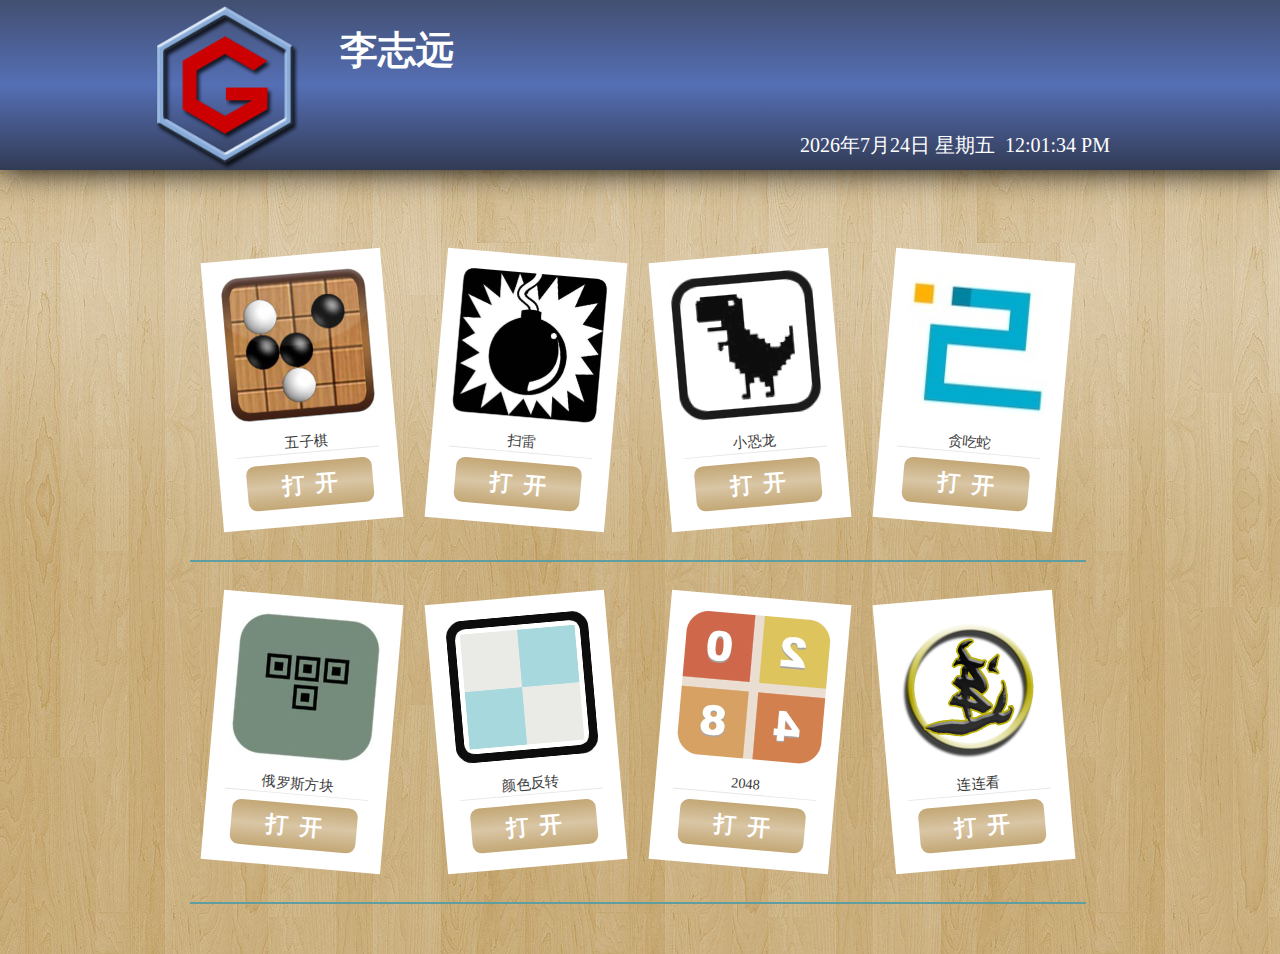
<file: index.html>
<!DOCTYPE html>
<html>
	<head>
		<meta charset="UTF-8">
		<title></title>
		<link rel="stylesheet" type="text/css" href="css/gameliststyle.css"/>
	</head>
	<body>
		<div class="header_bg">
		<div class="header">
			<img src="img/icon.png" class="icon" id="icon"/>
			<span id="uesrname">李志远</span>
			<span id="timer"></span>
		</div>
		</div>
		<div class="content">
			<ul class="lists" id="lists">
				<li>
					<div>
						<img src="img/wuziqi.jpg"/>
						<h1>五子棋</h1>
						<a href="games/人机大战-五子棋/index.html">打&nbsp;&nbsp;开</a>
					</div>
				</li>
				<li>
					<div>
						<img src="img/saolei.jpg"/>
						<h1>扫雷</h1>
						<a href="games/扫雷/index.html">打&nbsp;&nbsp;开</a>
					</div>
				</li>
				<li>
					<div>
						<img src="img/xiaokongl.jpg"/>
						<h1>小恐龙</h1>
						<a href="games/谷歌小恐龙/index.html">打&nbsp;&nbsp;开</a>
					</div>
				</li>
				<li>
					<div>
						<img src="img/tanchis.jpg"/>
						<h1>贪吃蛇</h1>
						<a href="games/贪吃蛇/index.html">打&nbsp;&nbsp;开</a>
					</div>
				</li>
				<li>
					<div>
						<img src="img/elsfk.jpg"/>
						<h1>俄罗斯方块</h1>
						<a href="games/俄罗斯方块/squ.html">打&nbsp;&nbsp;开</a>
					</div>
				</li>
				<li>
					<div>
						<img src="img/yansefz.jpg"/>
						<h1>颜色反转</h1>
						<a href="games/颜色反转/index.html">打&nbsp;&nbsp;开</a>
					</div>
				</li>
				<li>
					<div>
						<img src="img/2048.jpg"/>
						<h1>2048</h1>
						<a href="games/2048/index.html">打&nbsp;&nbsp;开</a>
					</div>
				</li>
				<li>
					<div>
						<img src="img/连连看.jpg"/>
						<h1>连连看</h1>
						<a href="games/连连看/连连看.html">打&nbsp;&nbsp;开</a>
					</div>
				</li>
			</ul>
		</div>
		<script src="js/gamelistaction.js" type="text/javascript" charset="utf-8"></script>
		<script src="js/getTimes.js" type="text/javascript" charset="utf-8"></script>
	</body>
</html>
</file>
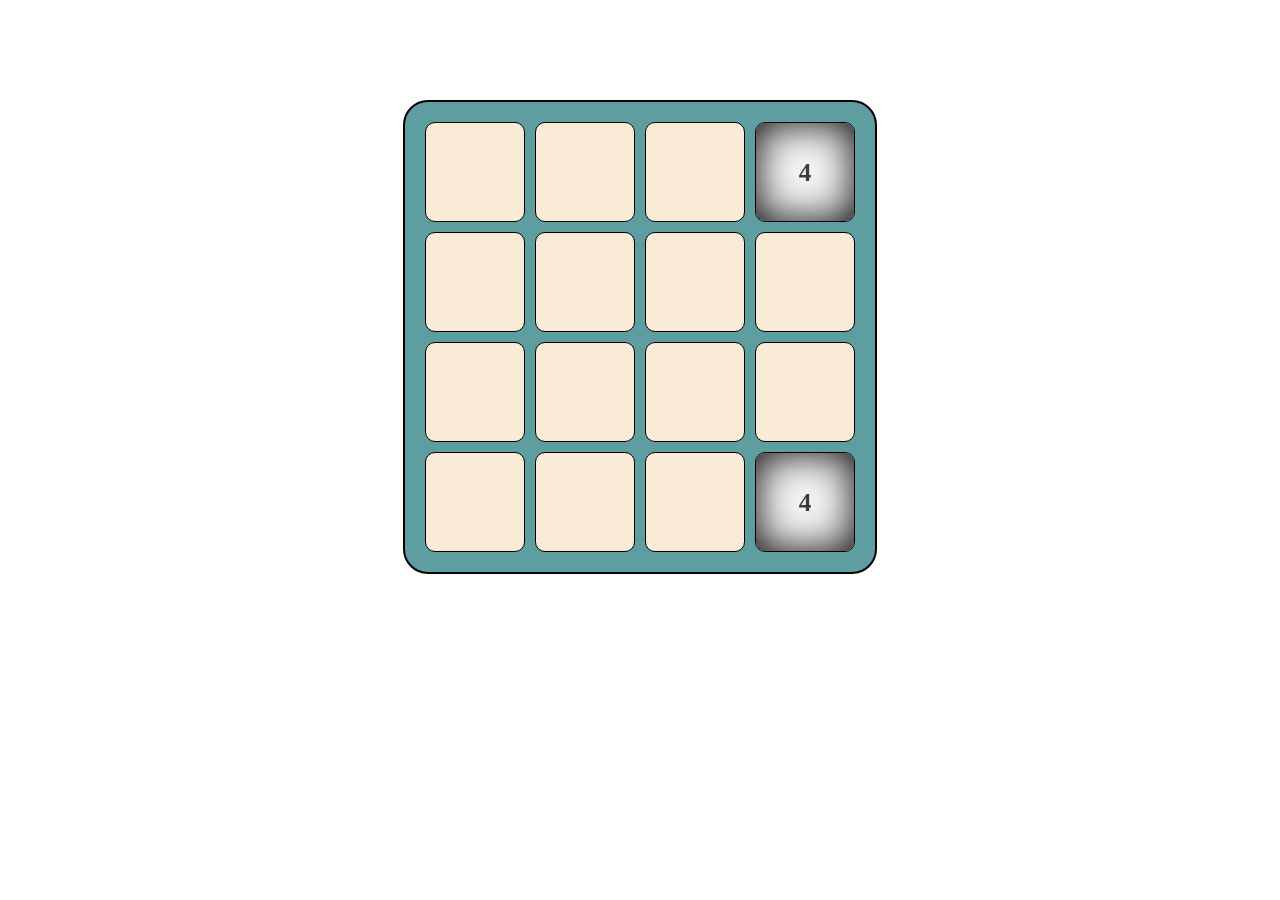
<file: games/2048/index.html>
<!DOCTYPE html>
<html>
	<head>
		<meta charset="utf-8" />
		<title>2048</title>
		<link rel="stylesheet" type="text/css" href="css/2048_style.css"/>
	</head>
	<body>
		<div id="box">
			<div></div>
			<div></div>
			<div></div>
			<div></div>
			<div></div>
			<div></div>
			<div></div>
			<div></div>
			<div></div>
			<div></div>
			<div></div>
			<div></div>
			<div></div>
			<div></div>
			<div></div>
			<div></div>
		</div>
		<script src="js/2048_action.js" type="text/javascript" charset="utf-8"></script>
	</body>
</html>
</file>
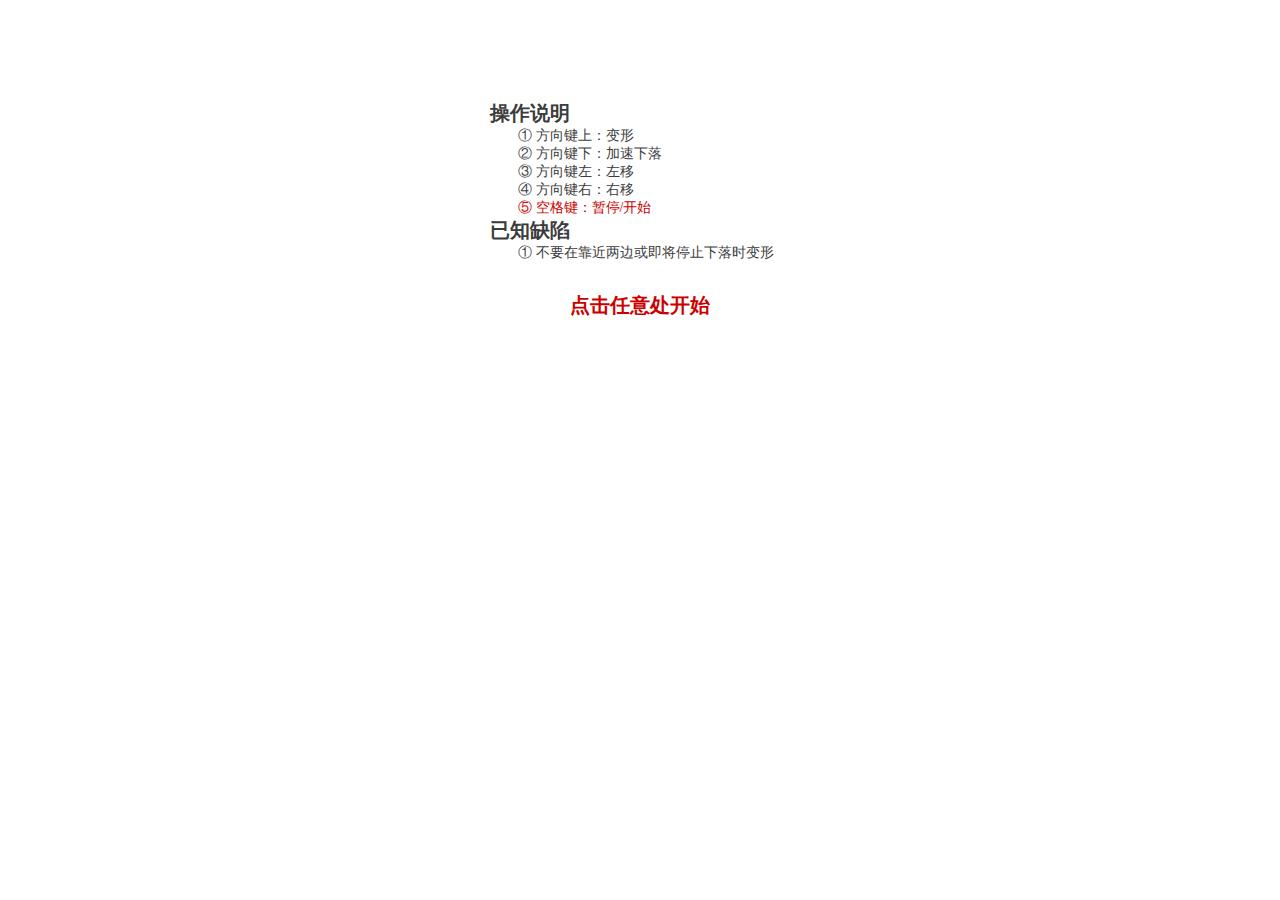
<file: games/俄罗斯方块/index.html>
<!DOCTYPE html>
<html>
	<head>
		<meta charset="UTF-8">
		<title></title>
		<style type="text/css">
			*{margin: 0;padding: 0;font-family: "微软雅黑";color: #3c3c3c;cursor: pointer;}
			dl{display: block;width: 400px;overflow: hidden;margin: 100px auto;}
			dt{font-size: 20px;font-weight: bold;margin-left: 50px;}
			dd{font-size: 14px;padding-left: 2em;margin-left: 50px;}
			h1{text-align: center;font-size: 20px;font-weight: bold;color: #cc0000;margin-top: 30px;}
			@keyframes big{
				from{transform: scale(1,1);}
				to{transform: scale(1.2,1.2);}
			}
			@-moz-keyframes big{
				from{transform: scale(1,1);}
				to{transform: scale(1.2,1.2);}
			}
			@-webkit-keyframes big{
				from{transform: scale(1,1);}
				to{transform: scale(1.2,1.2);}
			}
			.big{color: #CC0000;animation: big 1s infinite;-moz-animation: big 1s infinite;-webkit-animation: big 1s infinite;}
		</style>
		<script type="text/javascript">
			window.onclick=function () {
				document.location.href='squ.html'
			}
		</script>
	</head>
	<body>
		<dl>
			<dt>操作说明</dt>
			<dd>① 方向键上：变形</dd>
			<dd>② 方向键下：加速下落</dd>
			<dd>③ 方向键左：左移</dd>
			<dd>④ 方向键右：右移</dd>
			<dd class="big">⑤ 空格键：暂停/开始</dd>
			<dt>已知缺陷</dt>
			<dd>① 不要在靠近两边或即将停止下落时变形</dd>
			<h1>点击任意处开始</h1>
		</dl>
	</body>
</html>
</file>
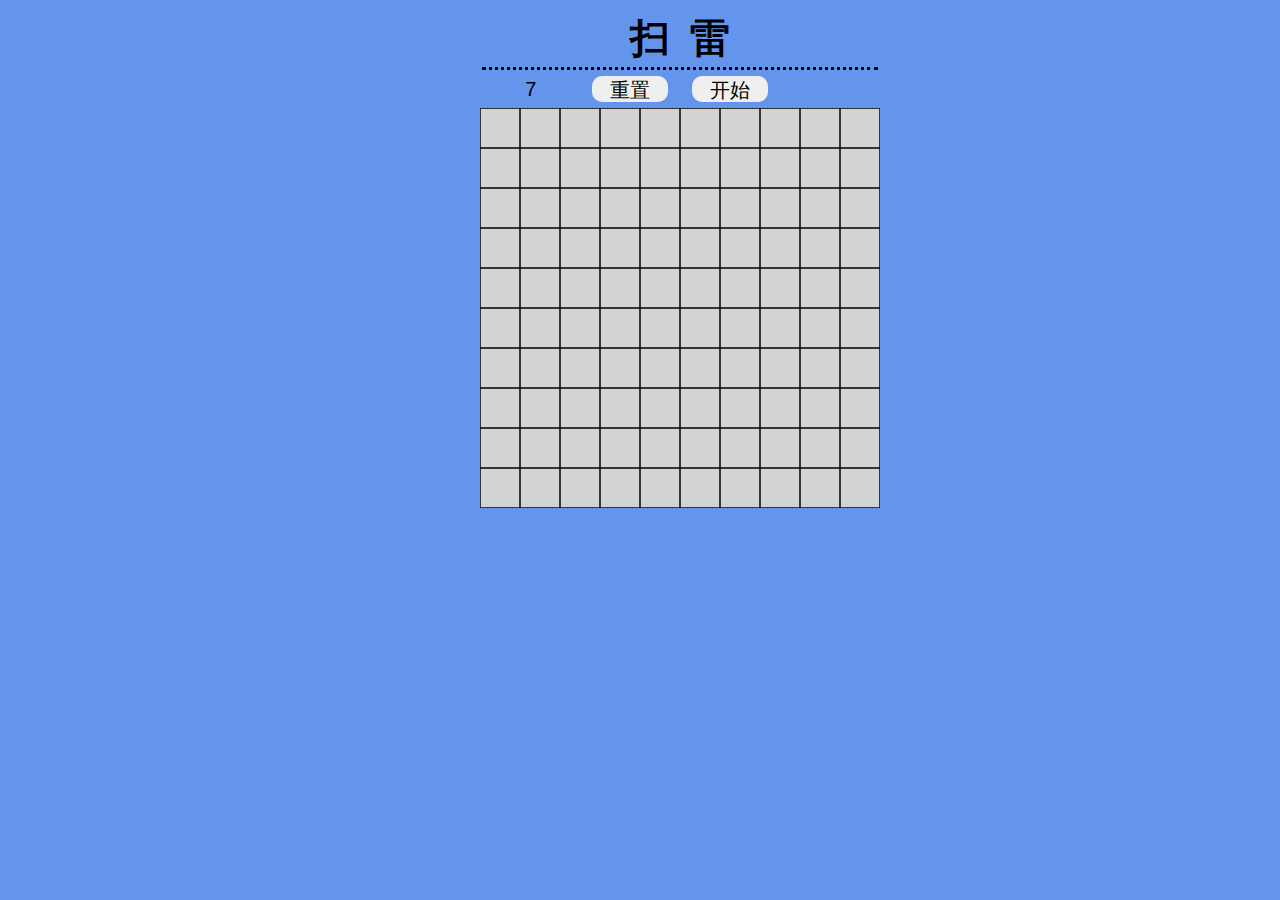
<file: games/扫雷/index.html>
<!DOCTYPE html>
<html>
	<head>
		<meta charset="utf-8" />
		<title></title>
		<style type="text/css">
			body{
				margin-left: 480px;
				background-color: cornflowerblue;
			}
			div{
				width: 400px;
				height: 100px;
			}	
			tr{
				height: 50%;
			}
			td{
				width: 25%;
				text-align: center;
			}
			input{
				width: 100%;
				height: 100%;
				border: hidden;
				text-align: center;
				font-size: 20px;
				box-sizing: border-box;
			}
			input[type="button"]{
				width: 80%;
				height: 80%;
				border-radius: 10px;
			}
			input[type="button"]:hover{
				width: 90%;
				height: 90%;
			}
			input[type="text"]{
				background-color: #6495ED;
			}
			canvas{
				background-color: lightgray;
			}		
		</style>
		<script src="js/扫雷.js" type="text/javascript" charset="utf-8"></script>
	</head>
	<body onload="drawMap()" oncontextmenu="return false">
		<div>
			<table border="0" width="400px" height="100px">
				<tr><th colspan="4" style="font-size: 40px;font-weight: bold;border-bottom: dotted;">
					扫&nbsp;&nbsp;雷</th>
				</tr>
				<tr>
					<td><input type="text" id="nums" value="" /></td>
					<td><input type="button" id="" value="重置" onclick="window.location.href='index.html'"/></td>
					<td><input type="button" id="ctrl" value="开始" onclick="startit()"/></td>
					<td><input type="text" id="times" value="" /></td>
				</tr>
			</table>
		</div>
		<canvas id="canvas" width="400px" height="400px" onmousedown="play(event)"></canvas>
	</body>
</html>
</file>
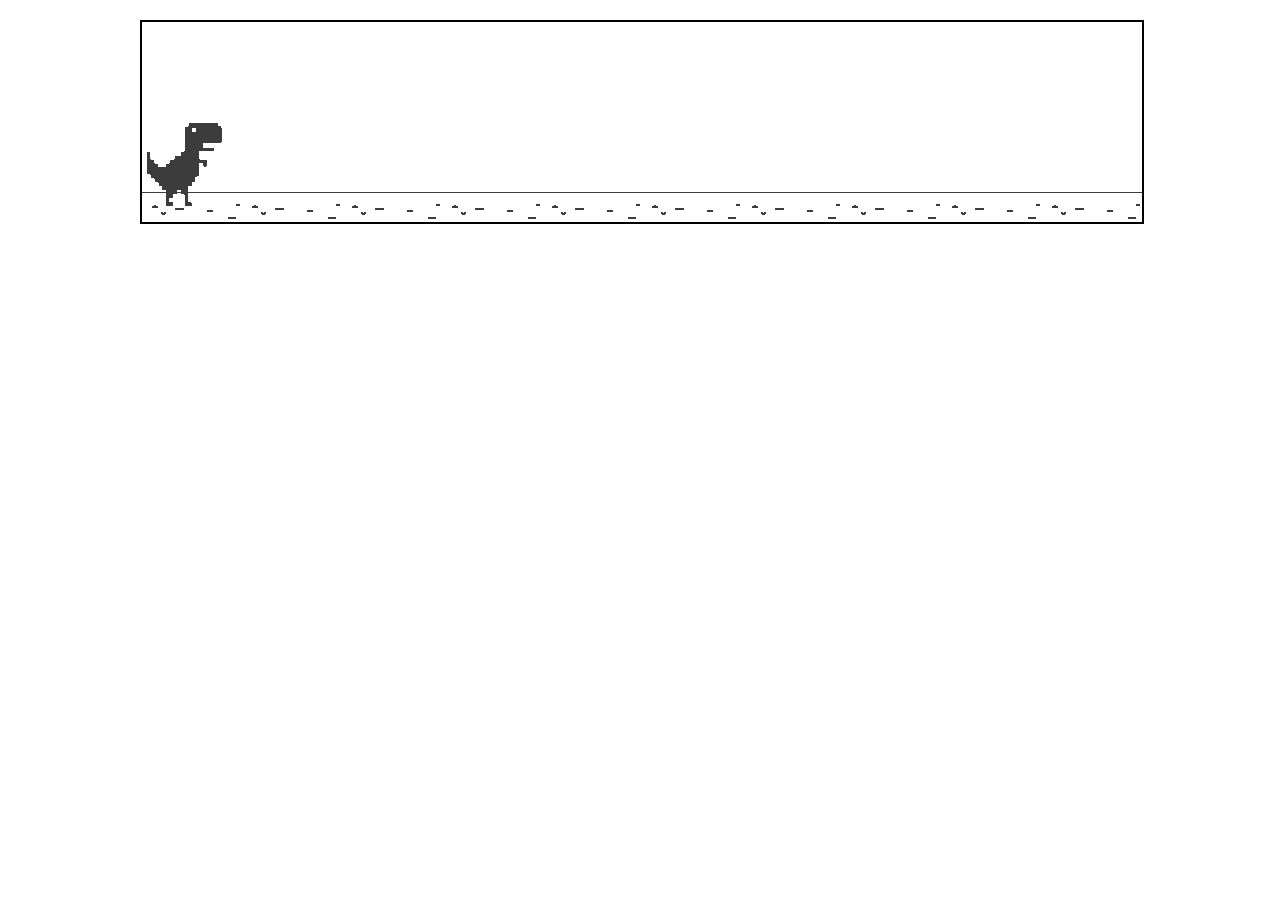
<file: games/谷歌小恐龙/index.html>
<!DOCTYPE html>
<html>
	<head>
		<meta charset="utf-8" />
		<title></title>
		<link rel="stylesheet" type="text/css" href="css/style_google.css"/>
	</head>
	<body>
		<div id="box">
			<canvas id="canvas1" width="80" height="200">浏览器不支持HTML5画布！</canvas>
			<canvas id="canvas2" width="1500" height="200"></canvas>
			<canvas id="canvas3" width="1000" height="50"></canvas>
			<p id="score"></p>
		</div>
		<script src="js/imgs.js" type="text/javascript" charset="utf-8"></script>
		<script src="js/action_google.js" type="text/javascript" charset="utf-8"></script>
	</body>
</html>
</file>
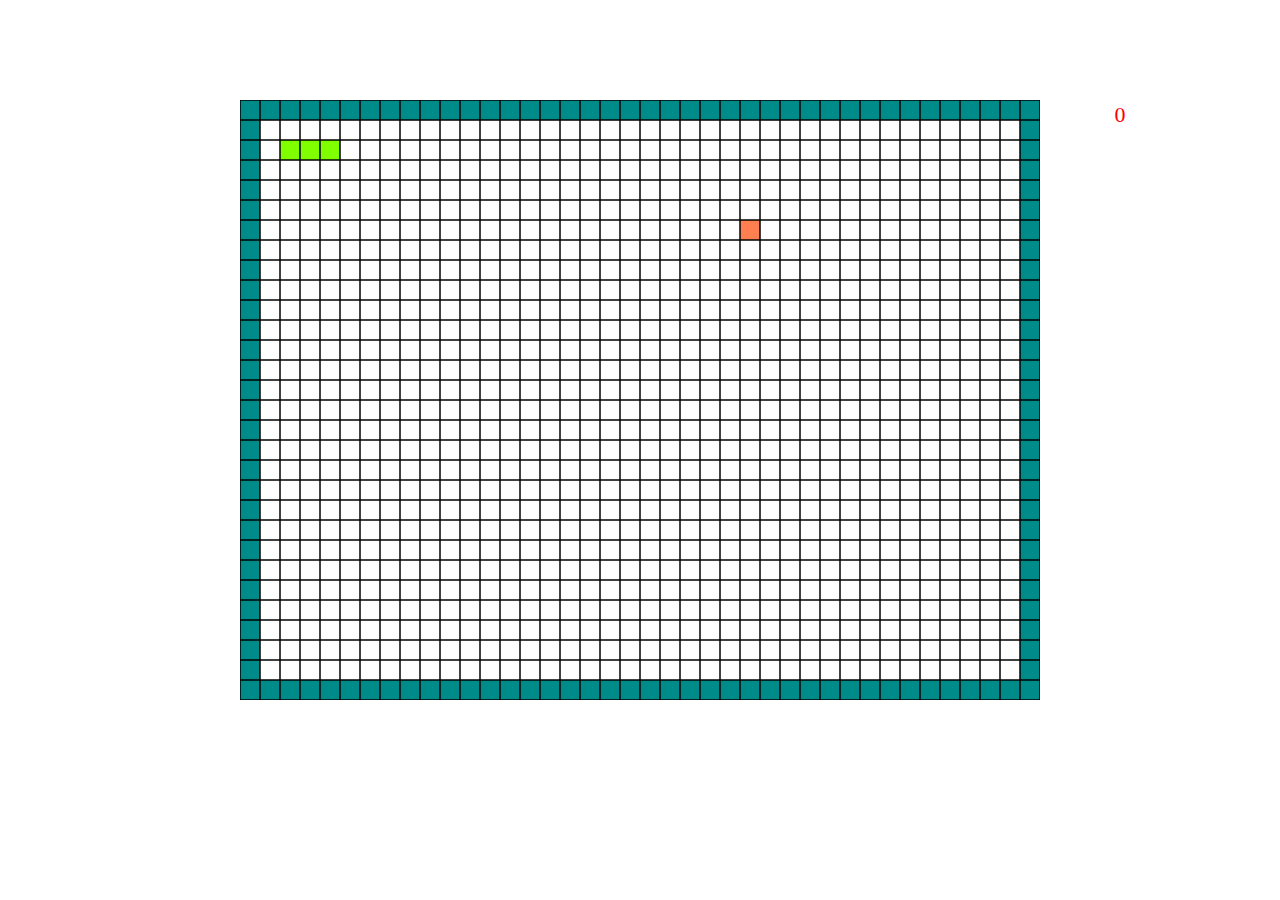
<file: games/贪吃蛇/index.html>
<!DOCTYPE html>
<html>
	<head>
		<meta charset="UTF-8">
		<title>贪吃蛇</title>
		<style type="text/css">
			*{margin: 0;padding: 0;list-style: none;font-family: "微软雅黑";}
			canvas{display: block;position: absolute;left: 50%;margin-left: -400px;top: 100px;}
			#canvas1{z-index: 2;}
			#canvas2{z-index: 3;}
			#score{position: absolute;width: 100px;height: 30px;line-height: 30px;text-align: center;font-size: 22px;color: red;
			top: 100px;left: 50%;margin-left: 430px;}
		</style>
	</head>
	<body>
		<canvas id="canvas1" width="800" height="600"></canvas>
		<canvas id="canvas2" width="800" height="600">浏览器不支持 canvas ,请使用Chrome打开</canvas>
		<div id="score">11</div>
		<script type="text/javascript">
			var can1=document.getElementById("canvas1"),
				can2=document.getElementById("canvas2"),
				ctx1=can1.getContext('2d'),
				ctx2=can2.getContext('2d'),
				score=document.getElementById("score");
			var GoTo=1;//前进方向：0-上，1-右，2-下，3-左
			var snake=[];//蛇身坐标
			var snakeCount=3;//蛇身长度
			for (var i=0;i<snakeCount;i++) {
				snake[i]={x:4-i, y:2};
			}
			var SquSize=20;//格子大小
			var cols=40,rows=30;//行列数
			var wall=[];//墙坐标
			for (var i=0;i<cols;i++) {
				wall[i]=[];
				for (var j=0;j<rows;j++) {
					wall[i][j]=0;
				}
			}
			var foodX,foodY;//食物坐标
			var times,isStop=true,speed=200;
			function setWall () {
				for (var i=0;i<cols;i++) {
					wall[i][0]=1;
					wall[i][rows-1]=1;
				}
				for (var i=0;i<rows;i++) {
					wall[0][i]=1;
					wall[cols-1][i]=1;
				}
			}
			function drawMap () {
				setWall();
				ctx2.fillStyle="darkcyan";
				for (var i=0;i<cols;i++) {
					for (var j=0;j<rows;j++) {
						if (wall[i][j]==1) {
							ctx2.fillRect(i*SquSize,j*SquSize,SquSize,SquSize);
						}
					}
				}
				for (var i=0;i<=cols;i++) {
					ctx2.beginPath();
					ctx2.moveTo(i*SquSize,0);
					ctx2.lineTo(i*SquSize,rows*SquSize);
					ctx2.closePath();
					ctx2.strokeStyle="#000000";
					ctx2.stroke();
				}
				for (var i=0;i<=rows;i++) {
					ctx2.beginPath();
					ctx2.moveTo(0,i*SquSize);
					ctx2.lineTo(cols*SquSize,i*SquSize);
					ctx2.closePath();
					ctx2.strokeStyle="#000000";
					ctx2.stroke();
				}
			}
			function drawSnakeAndFood () {
				ctx1.clearRect(0,0,can1.width,can1.height);
				ctx1.fillStyle="chartreuse";
				for (var i=0;i<snakeCount;i++) {
					ctx1.fillRect(snake[i].x*SquSize,snake[i].y*SquSize,SquSize,SquSize);
				}
				ctx1.fillStyle="coral";
				ctx1.fillRect(foodX*SquSize,foodY*SquSize,SquSize,SquSize);
			}
			function addFood () {
				var food=[];
				for (var i=0;i<cols;i++) {
					for (var j=0;j<rows;j++) {
						food.push({x:i,y:j});
						if (wall[i][j]==1) {
							food.pop();
						} else{
							for (var k=0;k<snakeCount;k++) {
								if (i==snake[k].x && j==snake[k].y) {
									food.pop();
									break;
								}
							}
						}
					}
				}
				var n=Math.floor(Math.random()*food.length);
				foodX=food[n].x;
				foodY=food[n].y;
			}
			function moves () {
				switch (GoTo){
					case 0://上
						snake.unshift({x:snake[0].x , y:snake[0].y-1 });
						break;
					case 1://右
						snake.unshift({x:snake[0].x+1 , y:snake[0].y });
						break;
					case 2://下
						snake.unshift({x:snake[0].x , y:snake[0].y+1 });
						break;
					case 3://左
						snake.unshift({x:snake[0].x-1 , y:snake[0].y });
						break;
					default:
						break;
				}
				isEat();
				if (snakeCount!=snake.length) {
					snake.pop();
				}
				isOver();
				drawSnakeAndFood();
			}
			function isEat () {
				if (snake[0].x==foodX && snake[0].y==foodY) {
					snakeCount++;
					speed-=2;
					if (speed<=50) {
						speed=50;
					}
					clearInterval(times);
					times=setInterval(moves,speed);
					score.innerHTML=snakeCount-3;
					addFood();
				}
			}
			function isOver () {
				var x=snake[0].x,y=snake[0].y;
				if (wall[x][y]==1) {
					alert("Game Over!");
					window.location.reload();
				}
				for (var i=1;i<snake.length;i++) {
					if (snake[i].x==x && snake[i].y==y) {
						alert("Game Over!");
						window.location.href="贪吃蛇.html";
					}
				}
			}
			function startGame () {
				drawMap();
				addFood();
				drawSnakeAndFood();
				score.innerHTML=snakeCount-3;
			}
			document.onkeydown=function (eve) {
				var eve=eve||window.event;
				switch (eve.keyCode){
					case 37:
						if (GoTo==0 || GoTo==2) {
							GoTo=3;
						}
						break;
					case 38:
						if (GoTo==1 || GoTo==3) {
							GoTo=0;
						}
						break;
					case 39:
						if (GoTo==0 || GoTo==2) {
							GoTo=1;
						}
						break;
					case 40:
						if (GoTo==1 || GoTo==3) {
							GoTo=2;
						}
						break;
					case 32:
						if (isStop) {
							times=setInterval(moves,speed);
						} else {
							clearInterval(times);
						}
						isStop=!isStop;
						break;
					default:
						break;
				}
			}
			window.onload=function () {
				startGame();
				alert("操作方法：\n    空格键：开始/暂停\n    方向键：转向");
			}
		</script>
	</body>
</html>
</file>
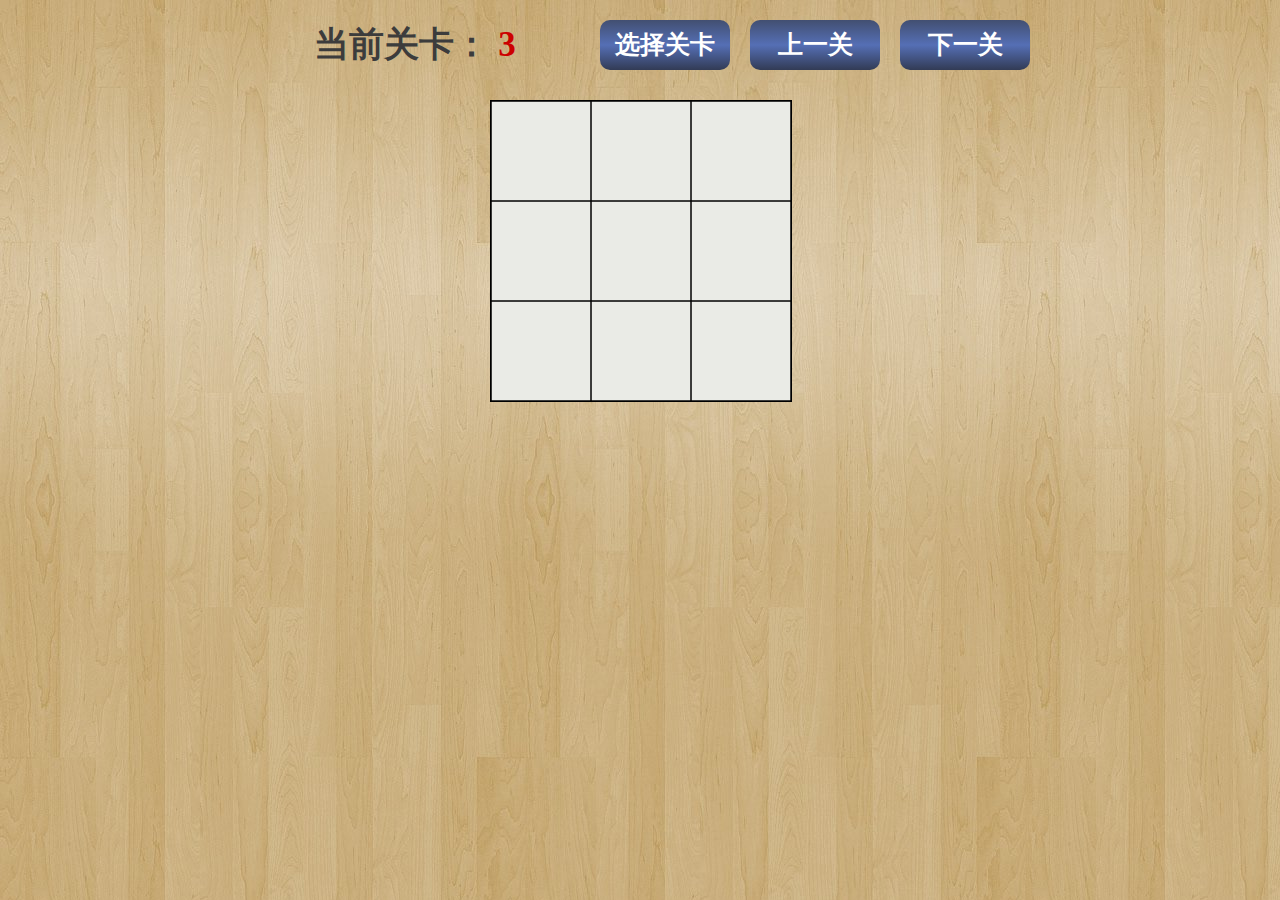
<file: games/颜色反转/index.html>
<!DOCTYPE html>
<html>
	<head>
		<meta charset="utf-8" />
		<title>颜色反转</title>
		<style type="text/css">
			*{
				margin: 0;
				padding: 0;
				font-family: "微软雅黑";
			}
			body{
				background: url(img/wood-bg.jpg);
			}
			#canvas1,#canvas2{
				display: block;
				position: absolute;
				top: 100px;
				left: 50%;
				z-index: 1;
				border: 1px solid black;
				box-sizing: content-box;
			}
			#canvas2{
				z-index: 3;
				transition: box-shadow 0.5s;
			}
			#canvas2:hover{
				box-shadow: #000000 0 0 30px;
			}
			#ctrl{
				width: 800px;
				height: 50px;
				position: absolute;
				left: 50%;
				top: 20px;
				margin-left: -400px;
			}
			#ctrl a{
				display: block;
				width: 130px;
				height: 50px;
				margin: 0 10px;
				float: right;
				border-radius: 10px;
				background: -webkit-linear-gradient(bottom, #323B55 0%, #556fb5 50%, #424F71 100%);
			    background: -moz-linear-gradient(bottom, #323B55 0%, #556fb5 50%, #424F71 100%);
			    background: linear-gradient(bottom, #323B55 0%, #556fb5 50%, #424F71 100%);
			    text-align: center;
			    line-height: 50px;
			    color: #FFFFFF;
			    font-weight: bold;
			    font-size: 25px;
			    text-decoration: none;
			    transition: box-shadow 0.3s;
			}
			#ctrl a:hover{
				box-shadow: aqua 0 0 50px;
			}
			#ctrl span{
				float: left;
				width: 350px;
				height: 50px;
				line-height: 50px;
				text-align: center;
				font-size: 35px;
				color: #3c3c3c;
				font-weight: bold;
			}
			#ctrl var{
				font-style: normal;
				color: #cc0000;
			}
		</style>
	</head>
	<body>
		<canvas id="canvas1"></canvas>
		<canvas id="canvas2"></canvas>
		<div id="ctrl">
			<a href="javascript:void (0)" onclick="nextG()">下一关</a>
			<a href="javascript:void (0)" onclick="lastG()">上一关</a>
			<a href="javascript:void (0)" onclick="changeG()">选择关卡</a>
			<span></span>
		</div>
		<script src="js/颜色反转.js" type="text/javascript" charset="utf-8"></script>
	</body>
</html>
</file>
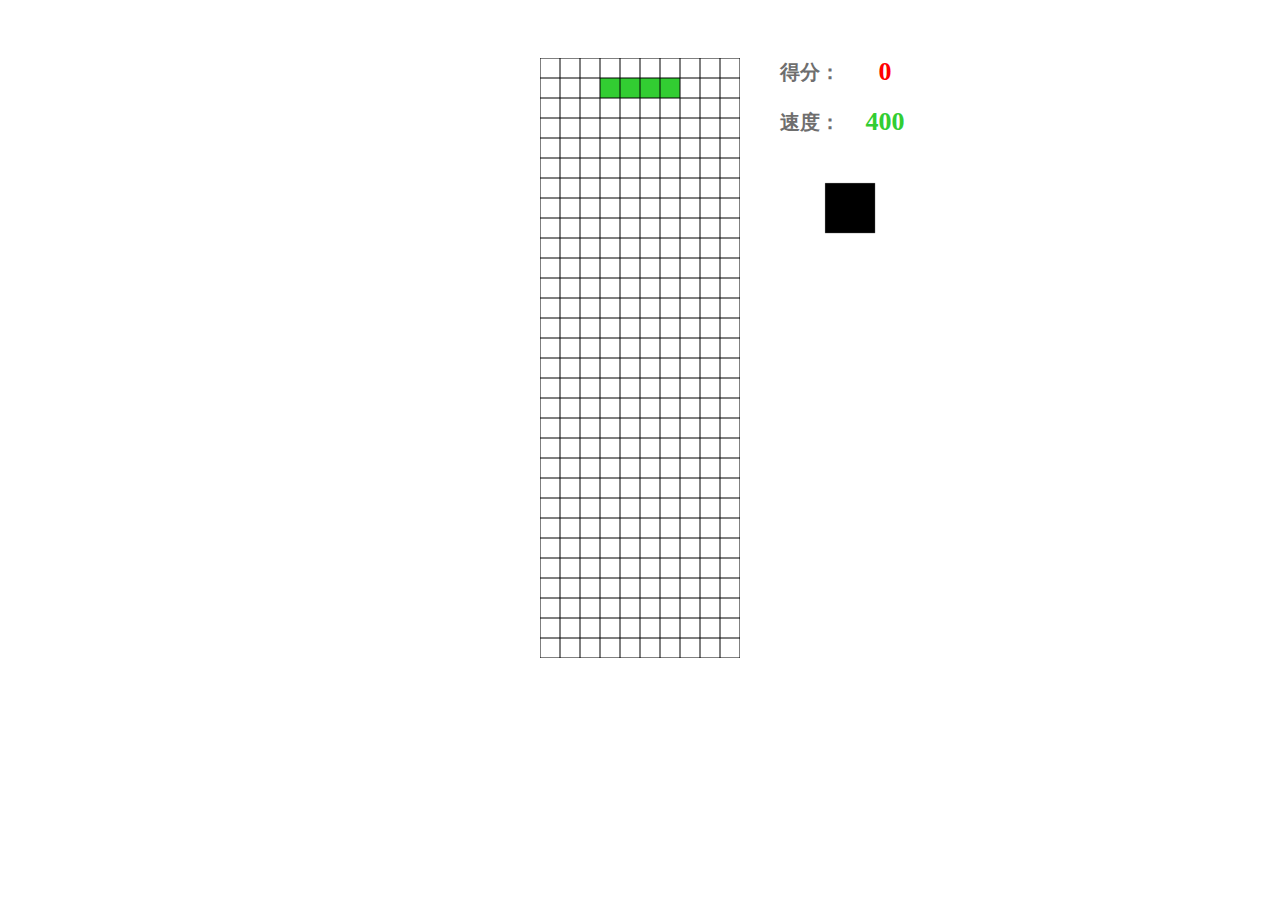
<file: games/俄罗斯方块/squ.html>
<!DOCTYPE html>
<html>
	<head>
		<meta charset="utf-8" />
		<title></title>
		<link rel="stylesheet" type="text/css" href="css/俄罗斯方块.css"/>
		<script src="js/俄罗斯方块.js" type="text/javascript" charset="utf-8"></script>
	</head>
	<body>
		<canvas id="canvas" width="200" height="600"></canvas>
		<canvas id="canvas2" width="200" height="600"></canvas>
		<div id="score"></div>
		<div id="speed"></div>
		<div id="next">
			<img src="img/0.png" id="nextimg"/>
		</div>
	</body>
</html>
</file>
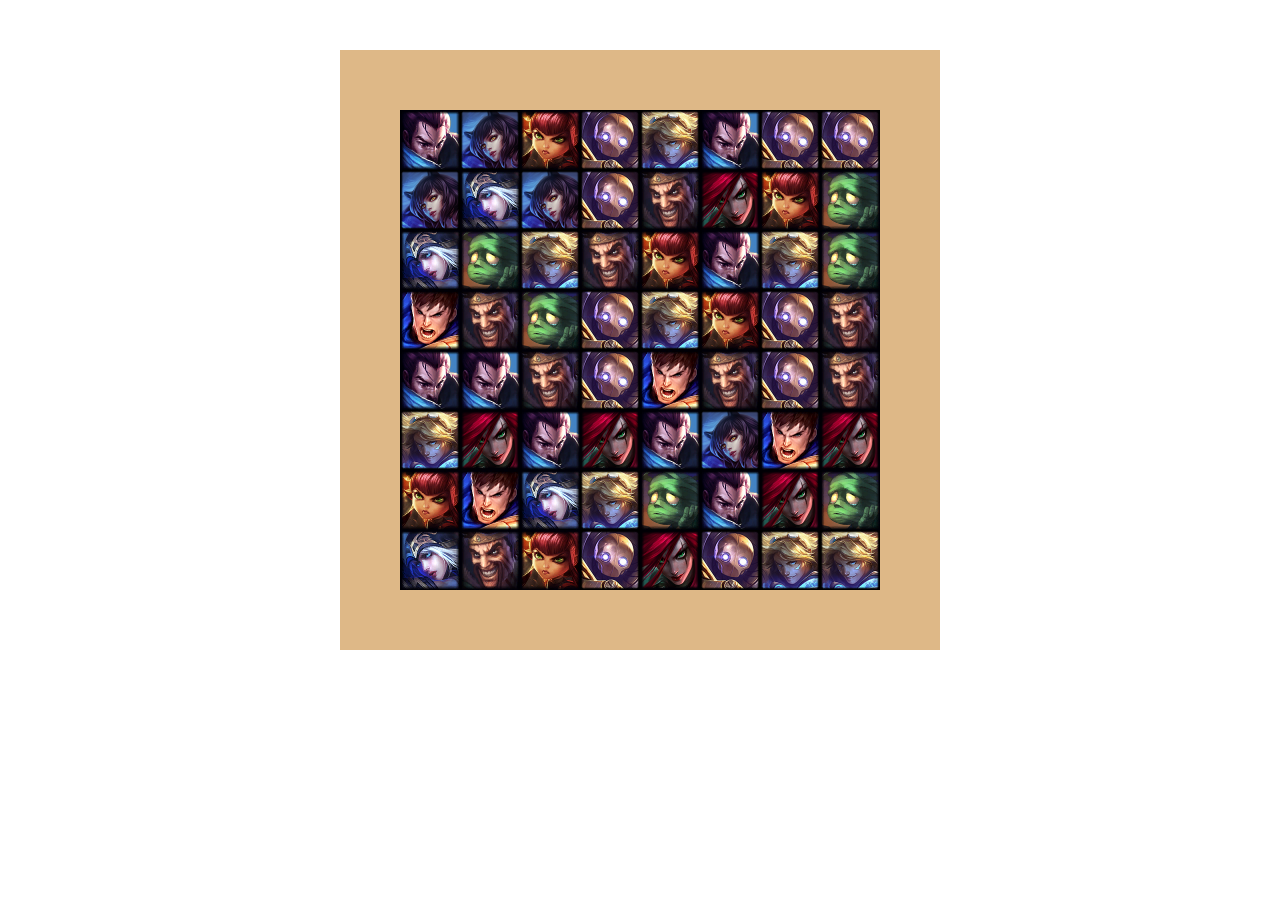
<file: games/连连看/连连看.html>
<!DOCTYPE html>
<html>
	<head>
		<meta charset="utf-8" />
		<title>连连看</title>
		<link rel="stylesheet" type="text/css" href="css/连连看_style.css"/>
	</head>
	<body>
		<canvas id="canvas"></canvas>
		<div id="box" style="display: none;">
			<img src="img/Ahri.png"/>
			<img src="img/Amumu.png"/>
			<img src="img/Annie.png"/>
			<img src="img/Ashe.png"/>
			<img src="img/Blitzcrank.png"/>
			<img src="img/Caitlyn.png"/>
			<img src="img/Draven.png"/>
			<img src="img/Ezreal.png"/>
			<img src="img/Garen.png"/>
			<img src="img/Katarina.png"/>
			<img src="img/MasterYi.png"/>
			<img src="img/Yasuo.png"/>
		</div>
		<script src="js/连连看_action.js" type="text/javascript" charset="utf-8"></script>
	</body>
</html>
</file>
<file: css/gameliststyle.css>
*{
	margin: 0;
	padding: 0;
	color: #3c3c3c;
	font-style: normal;
	font-family: "微软雅黑";
	list-style: none;
}
body{
	background: url(../img/wood-bg.jpg);
}
.header_bg{
	width: 100%;
	min-width: 1000px;
	overflow: hidden;
	background: #00CED1;
    background-image: -webkit-linear-gradient(bottom, #323B55 0%, #556fb5 50%, #424F71 100%);
    background-image: -moz-linear-gradient(bottom, #323B55 0%, #556fb5 50%, #424F71 100%);
    background-image: linear-gradient(bottom, #323B55 0%, #556fb5 50%, #424F71 100%);
    box-shadow: #000 0px 0px 30px;
}
.header{
	width: 1000px;
	height: 170px;
	margin: 0 auto;
}
.header .icon{
	display: block;
	float: left;
	height: 100%;
	cursor: pointer;
}
#uesrname{
	float: left;
	height: 40px;
	font-size: 38px;
	color: #fff;
	font-weight: bold;
	line-height: 40px;
	margin-top: 30px;
	margin-left: 30px;
}
#timer{
	float: right;
	height: 50px;
	line-height: 50px;
	font-size: 20px;
	color: #FFFFFF;
	margin: 120px 30px 0 0;
}
.content{
	width: 1000px;
	margin: 0 auto;
	overflow: hidden;
}
.content .lists{
	display: block;
	overflow: hidden;
	width: 900px;
	padding: 50px 50px;
	/*perspective: 800;
	-moz-perspective: 800;
	-webkit-perspective: 800;
	perspective-origin: 50% 50%;
	-moz-perspective-origin: 50% 50%;
	-webkit-perspective-origin: 50% 50%;
	transform-style: preserve-3d;
	-moz-transform-style: preserve-3d;
	-webkit-transform-style: preserve-3d;*/
}
.content .lists li{
	display: block;
	width: 200px;
	padding: 20px 12px;
	height: 300px;
	float: left;
	border-bottom: 2px solid cadetblue;
}
.content .lists li>div{
	position: relative;
	display: block;
	float: left;
	width: 200px;
	height: 300px;
	background: #FFFFFF;
	transform-origin: center;
	transition: transform 0.5s, box-shadow 0.5s;
}
.tilt_l{
	transform: rotateZ(-5deg) scale(0.9,0.9);
}
.tilt_r{
	transform: rotateZ(5deg) scale(0.9,0.9);
}
.content .lists li>div:hover{
	transform: rotateZ(0deg) scale(1,1);
	box-shadow: #000000 0 0 25px;
}
.lists li img{
	display: block;
	width: 160px;
	height: 160px;
	margin: 20px;
	transform: rotateY(180deg);
	transition: transform 0.5s;
}
.content .lists li>div:hover img{
	transform: rotateY(0deg) scale(1.05,1.05);
}
.lists li h1{
	height: 19px;
	line-height: 1;
	width: 160px;
	font-size: 16px;
	font-weight: normal;
	text-align: center;
	margin: 0 20px 10px;
	border-bottom: 1px solid #e6e6e6;
}
.lists li>div:hover h1{
	font-weight: bold;
}
.lists li a{
	display: block;
	width: 140px;
	height: 50px;
	margin: 0 auto 20px;
	border-radius: 10px;
	background: #c3a775;
	background: -webkit-linear-gradient(bottom, #c3a775 0%, #d9c6a5 50%, #c3a775 100%);
    background: -moz-linear-gradient(bottom, #c3a775 0%, #d9c6a5 50%, #c3a775 100%);
    background: linear-gradient(bottom, #c3a775 0%, #d9c6a5 50%, #c3a775 100%);
    text-align: center;
    line-height: 50px;
    color: #FFFFFF;
    font-weight: bold;
    font-size: 25px;
    text-decoration: none;
    transition: box-shadow 0.3s;
}
.lists li a:hover{
	box-shadow: aqua 0 0 25px;
}
</file>
<file: games/2048/css/2048_style.css>
*{
	margin: 0;
	padding: 0;
	font-family: "微软雅黑";
	color: #3c3c3c;
}
body{
	-webkit-perspective: 800;
	-webkit-perspective-origin: 50% 50%;
	transform-style: preserve-3d;
}
#box{
	width: 440px;
	height: 440px;
	margin: 100px auto;
	padding: 20px 10px 10px 20px;
	background: cadetblue;
	border: 2px solid black;
	border-radius: 25px;
}

#box>div{
	width: 100px;
	height: 100px;
	box-sizing: border-box;
	border: 1px solid #000;
	margin-right: 10px;
	margin-bottom: 10px;
	background: antiquewhite;
	float: left;
	border-radius: 10px;
	transition: box-shadow 0.6s;
	text-align: center;
	line-height: 100px;
	font-size: 25px;
	font-weight: bold;
}
#box>.n1{
	background: whitesmoke;
	box-shadow: inset black 0 0 40px;
}
#box>.n2{
	background: coral;
	box-shadow: inset black 0 0 40px; 
}
#box>.n3{
	background: lightgreen;
	box-shadow: inset black 0 0 40px; 
}
#box>.n4{
	background: aqua;
	box-shadow: inset black 0 0 40px;
}
#box>.n5{
	background: orangered;
	box-shadow: inset black 0 0 40px;
}
#box>.n6{
	background: yellow;
	box-shadow: inset red 0 0 40px;
}
#box>.max{
	background: hotpink;
	box-shadow: gold 0 0 40px, inset gold 0 0 50px;
}
</file>
<file: games/谷歌小恐龙/css/style_google.css>
*{margin: 0;padding: 0;}
#box{
	width: 1000px;
	height: 200px;
	overflow: hidden;
	position: absolute;
	left: 50%;
	margin: 20px 0 0 -500px;
	border: 2px solid #000000;
}
#canvas1{
	display: block;
	position: absolute;
	top: 0;
	left: 0;
	z-index: 5;
}
#canvas3{
	display: block;
	position: absolute;
	bottom: 0;
	left: 0;
}
#canvas2{
	display: block;
	position: absolute;
	top: 0;
	left: 0;
}
#score{
	display: block;
	position: absolute;
	top: 10px;
	right: 20px;
	height: 20px;
	font-family: "微软雅黑";
	font-size: 18px;
	font-weight: bold;
	color: red;
}
</file>
<file: games/俄罗斯方块/css/俄罗斯方块.css>
#canvas2{
	display: block;
	position: absolute;
	left: 50%;
	margin-left: -100px;
	margin-top: 50px;
	z-index: 10;
}
#canvas{
	display: block;
	position: absolute;
	left: 50%;
	margin-left: -100px;
	margin-top: 50px;
	z-index: 11;
}
#score{
	width: 150px;
	height: 28px;
	line-height: 28px;
	text-align: center;
	font-size: 26px;
	font-weight: bold;
	position: absolute;
	left: 50%;
	margin: 50px 0 0 140px;
	color: red;
}
#speed{
	width: 150px;
	height: 28px;
	line-height: 28px;
	text-align: center;
	font-size: 26px;
	font-weight: bold;
	position: absolute;
	left: 50%;
	margin: 100px 0 0 140px;
	color: limegreen;
}
#next{
	width: 100px;
	height: 100px;
	position: absolute;
	left: 50%;
	margin: 150px 0 0 160px;
}
#next img{
	width: 100%;
	height: 100%;
	display: block;
}
var{
	color: #6E6E6E;
	font-style: normal;
	font-size: 20px;
	float: left;
}
</file>
<file: games/连连看/css/连连看_style.css>
*{
	margin: 0;
	padding: 0;
	font-family: "微软雅黑";
	list-style: none;
}
canvas{
	display: block;
	margin: 50px auto 0;
	background: burlywood;
}
</file>
